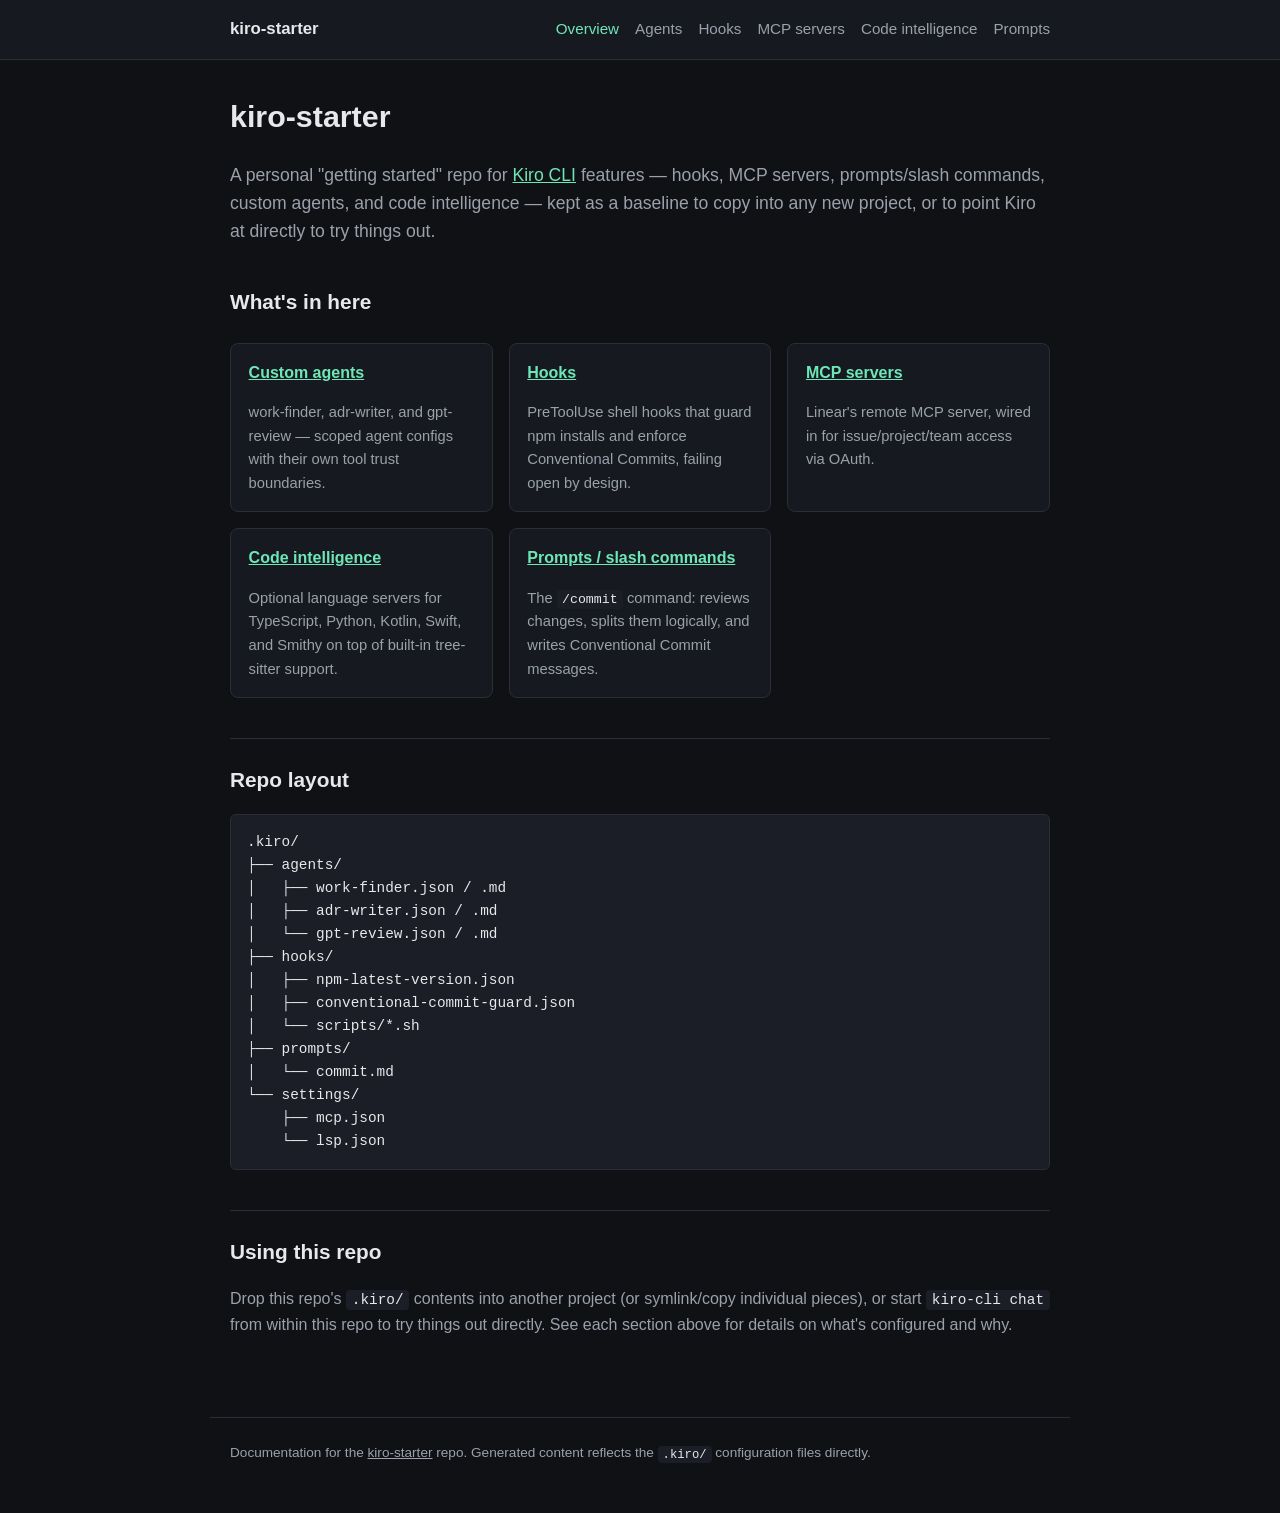
<file: site/index.html>
<!DOCTYPE html>
<html lang="en">
<head>
  <meta charset="UTF-8" />
  <meta name="viewport" content="width=device-width, initial-scale=1.0" />
  <title>kiro-starter</title>
  <link rel="stylesheet" href="styles.css" />
</head>
<body>
  <header>
    <nav>
      <a class="brand" href="index.html">kiro-starter</a>
      <div class="links">
        <a href="index.html" aria-current="page">Overview</a>
        <a href="agents.html">Agents</a>
        <a href="hooks.html">Hooks</a>
        <a href="mcp.html">MCP servers</a>
        <a href="lsp.html">Code intelligence</a>
        <a href="prompts.html">Prompts</a>
      </div>
    </nav>
  </header>

  <main>
    <h1>kiro-starter</h1>
    <p class="lede">
      A personal "getting started" repo for
      <a href="https://kiro.dev" target="_blank" rel="noopener">Kiro CLI</a>
      features — hooks, MCP servers, prompts/slash commands, custom agents,
      and code intelligence — kept as a baseline to copy into any new
      project, or to point Kiro at directly to try things out.
    </p>

    <h2>What's in here</h2>
    <div class="card-grid">
      <div class="card">
        <h3><a href="agents.html">Custom agents</a></h3>
        <p>work-finder, adr-writer, and gpt-review — scoped agent configs with their own tool trust boundaries.</p>
      </div>
      <div class="card">
        <h3><a href="hooks.html">Hooks</a></h3>
        <p>PreToolUse shell hooks that guard npm installs and enforce Conventional Commits, failing open by design.</p>
      </div>
      <div class="card">
        <h3><a href="mcp.html">MCP servers</a></h3>
        <p>Linear's remote MCP server, wired in for issue/project/team access via OAuth.</p>
      </div>
      <div class="card">
        <h3><a href="lsp.html">Code intelligence</a></h3>
        <p>Optional language servers for TypeScript, Python, Kotlin, Swift, and Smithy on top of built-in tree-sitter support.</p>
      </div>
      <div class="card">
        <h3><a href="prompts.html">Prompts / slash commands</a></h3>
        <p>The <code>/commit</code> command: reviews changes, splits them logically, and writes Conventional Commit messages.</p>
      </div>
    </div>

    <h2>Repo layout</h2>
    <pre><code>.kiro/
├── agents/
│   ├── work-finder.json / .md
│   ├── adr-writer.json / .md
│   └── gpt-review.json / .md
├── hooks/
│   ├── npm-latest-version.json
│   ├── conventional-commit-guard.json
│   └── scripts/*.sh
├── prompts/
│   └── commit.md
└── settings/
    ├── mcp.json
    └── lsp.json</code></pre>

    <h2>Using this repo</h2>
    <p>
      Drop this repo's <code>.kiro/</code> contents into another project
      (or symlink/copy individual pieces), or start
      <code>kiro-cli chat</code> from within this repo to try things out
      directly. See each section above for details on what's configured
      and why.
    </p>
  </main>

  <footer>
    Documentation for the
    <a href="https://github.com/ryancormack/kiro-starter" target="_blank" rel="noopener">kiro-starter</a>
    repo. Generated content reflects the <code>.kiro/</code> configuration files directly.
  </footer>
</body>
</html>
</file>
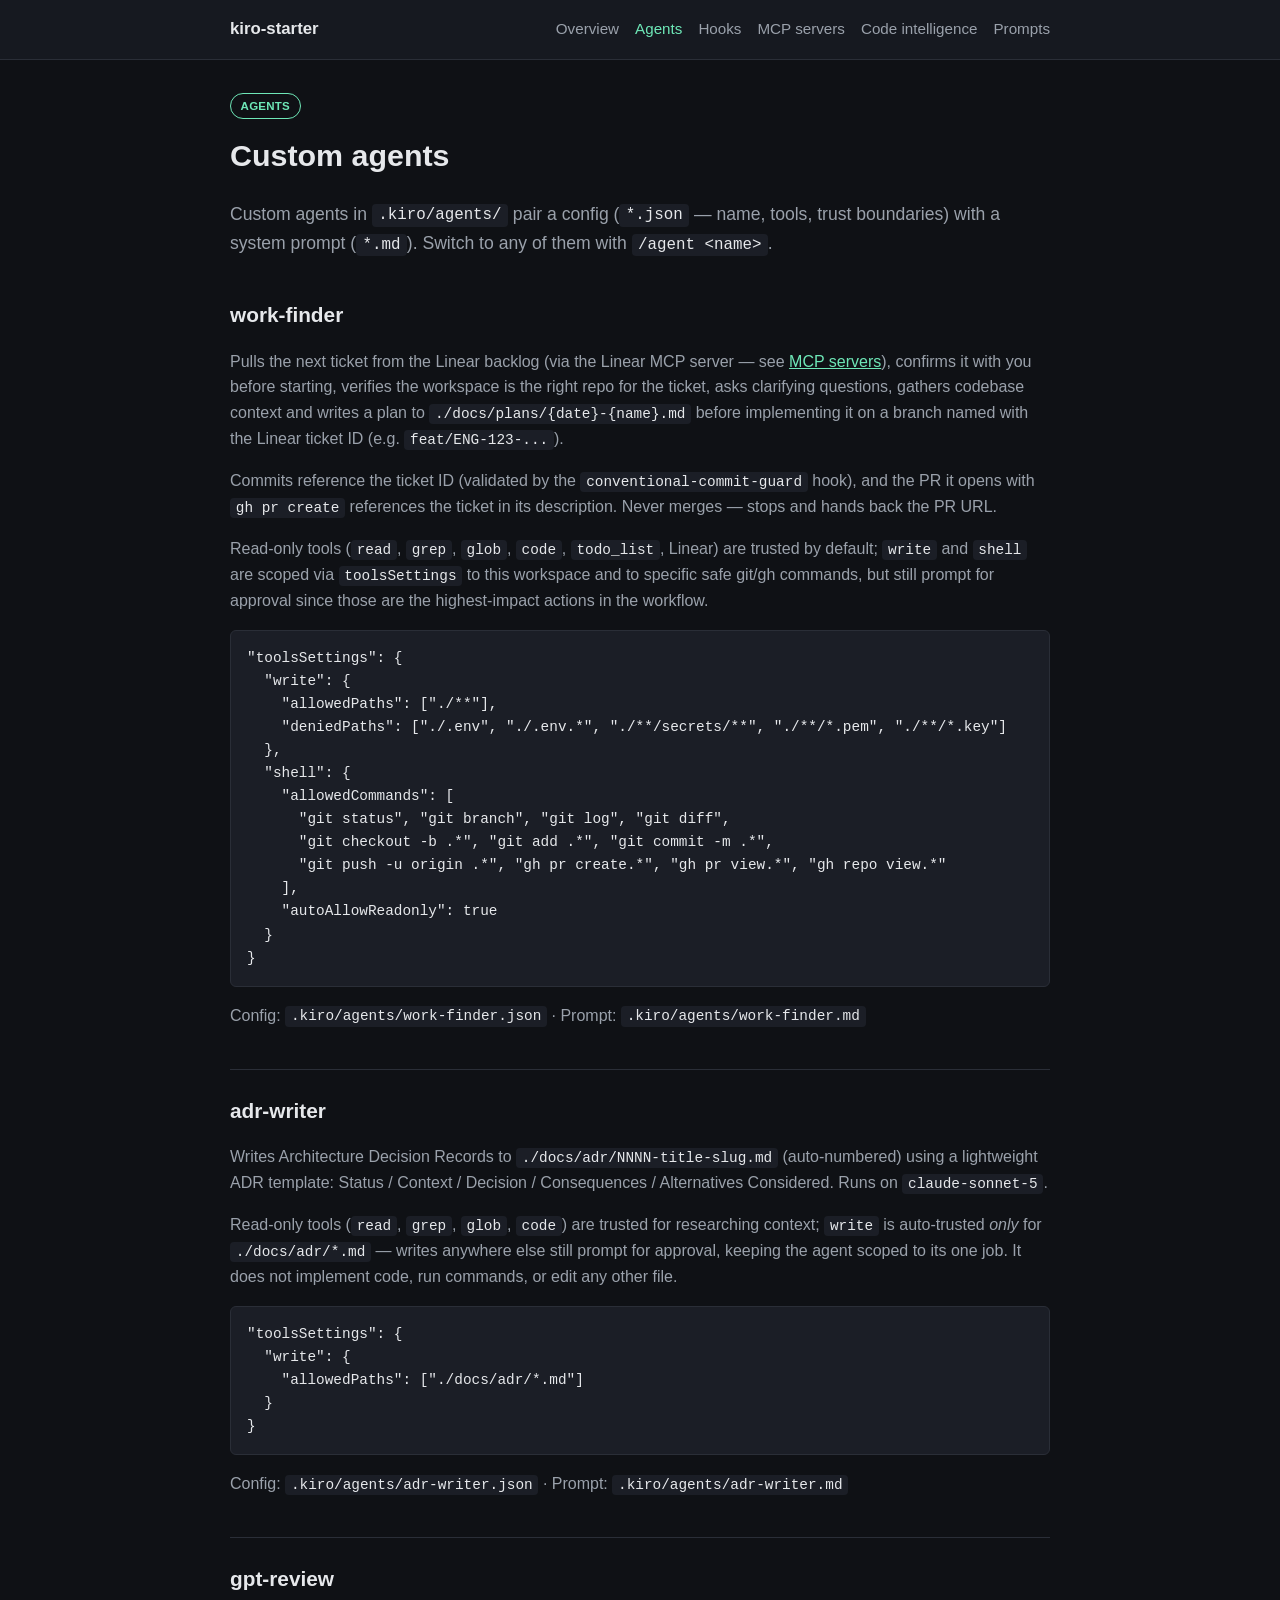
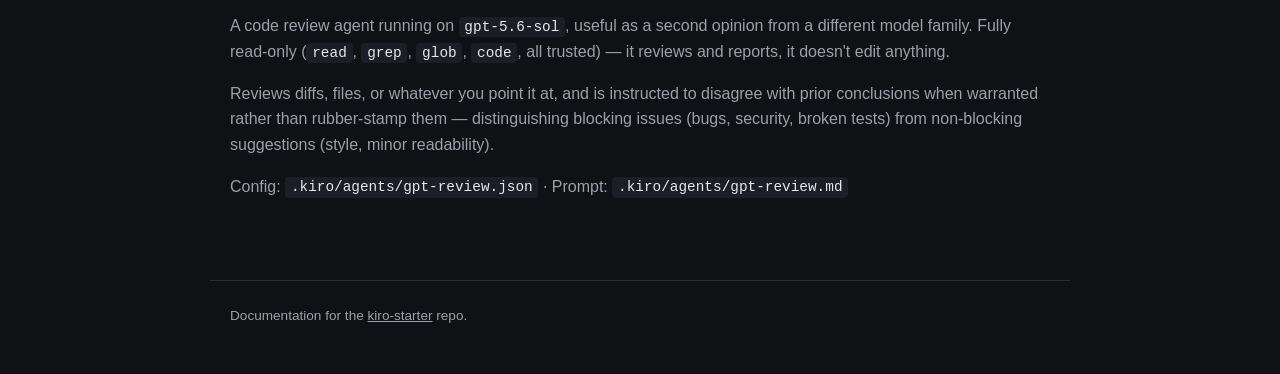
<file: site/agents.html>
<!DOCTYPE html>
<html lang="en">
<head>
  <meta charset="UTF-8" />
  <meta name="viewport" content="width=device-width, initial-scale=1.0" />
  <title>Agents — kiro-starter</title>
  <link rel="stylesheet" href="styles.css" />
</head>
<body>
  <header>
    <nav>
      <a class="brand" href="index.html">kiro-starter</a>
      <div class="links">
        <a href="index.html">Overview</a>
        <a href="agents.html" aria-current="page">Agents</a>
        <a href="hooks.html">Hooks</a>
        <a href="mcp.html">MCP servers</a>
        <a href="lsp.html">Code intelligence</a>
        <a href="prompts.html">Prompts</a>
      </div>
    </nav>
  </header>

  <main>
    <span class="badge">Agents</span>
    <h1>Custom agents</h1>
    <p class="lede">
      Custom agents in <code>.kiro/agents/</code> pair a config
      (<code>*.json</code> — name, tools, trust boundaries) with a system
      prompt (<code>*.md</code>). Switch to any of them with
      <code>/agent &lt;name&gt;</code>.
    </p>

    <h2>work-finder</h2>
    <p>
      Pulls the next ticket from the Linear backlog (via the Linear MCP
      server — see <a href="mcp.html">MCP servers</a>), confirms it with you
      before starting, verifies the workspace is the right repo for the
      ticket, asks clarifying questions, gathers codebase context and
      writes a plan to <code>./docs/plans/{date}-{name}.md</code> before
      implementing it on a branch named with the Linear ticket ID (e.g.
      <code>feat/ENG-123-...</code>).
    </p>
    <p>
      Commits reference the ticket ID (validated by the
      <code>conventional-commit-guard</code> hook), and the PR it opens
      with <code>gh pr create</code> references the ticket in its
      description. Never merges — stops and hands back the PR URL.
    </p>
    <p>
      Read-only tools (<code>read</code>, <code>grep</code>,
      <code>glob</code>, <code>code</code>, <code>todo_list</code>,
      Linear) are trusted by default; <code>write</code> and
      <code>shell</code> are scoped via <code>toolsSettings</code> to this
      workspace and to specific safe git/gh commands, but still prompt for
      approval since those are the highest-impact actions in the workflow.
    </p>
    <pre><code>"toolsSettings": {
  "write": {
    "allowedPaths": ["./**"],
    "deniedPaths": ["./.env", "./.env.*", "./**/secrets/**", "./**/*.pem", "./**/*.key"]
  },
  "shell": {
    "allowedCommands": [
      "git status", "git branch", "git log", "git diff",
      "git checkout -b .*", "git add .*", "git commit -m .*",
      "git push -u origin .*", "gh pr create.*", "gh pr view.*", "gh repo view.*"
    ],
    "autoAllowReadonly": true
  }
}</code></pre>
    <p>Config: <code>.kiro/agents/work-finder.json</code> · Prompt: <code>.kiro/agents/work-finder.md</code></p>

    <h2>adr-writer</h2>
    <p>
      Writes Architecture Decision Records to
      <code>./docs/adr/NNNN-title-slug.md</code> (auto-numbered) using a
      lightweight ADR template: Status / Context / Decision / Consequences
      / Alternatives Considered. Runs on <code>claude-sonnet-5</code>.
    </p>
    <p>
      Read-only tools (<code>read</code>, <code>grep</code>,
      <code>glob</code>, <code>code</code>) are trusted for researching
      context; <code>write</code> is auto-trusted <em>only</em> for
      <code>./docs/adr/*.md</code> — writes anywhere else still prompt for
      approval, keeping the agent scoped to its one job. It does not
      implement code, run commands, or edit any other file.
    </p>
    <pre><code>"toolsSettings": {
  "write": {
    "allowedPaths": ["./docs/adr/*.md"]
  }
}</code></pre>
    <p>Config: <code>.kiro/agents/adr-writer.json</code> · Prompt: <code>.kiro/agents/adr-writer.md</code></p>

    <h2>gpt-review</h2>
    <p>
      A code review agent running on <code>gpt-5.6-sol</code>, useful as a
      second opinion from a different model family. Fully read-only
      (<code>read</code>, <code>grep</code>, <code>glob</code>,
      <code>code</code>, all trusted) — it reviews and reports, it doesn't
      edit anything.
    </p>
    <p>
      Reviews diffs, files, or whatever you point it at, and is instructed
      to disagree with prior conclusions when warranted rather than
      rubber-stamp them — distinguishing blocking issues (bugs, security,
      broken tests) from non-blocking suggestions (style, minor
      readability).
    </p>
    <p>Config: <code>.kiro/agents/gpt-review.json</code> · Prompt: <code>.kiro/agents/gpt-review.md</code></p>
  </main>

  <footer>
    Documentation for the
    <a href="https://github.com/ryancormack/kiro-starter" target="_blank" rel="noopener">kiro-starter</a>
    repo.
  </footer>
</body>
</html>
</file>
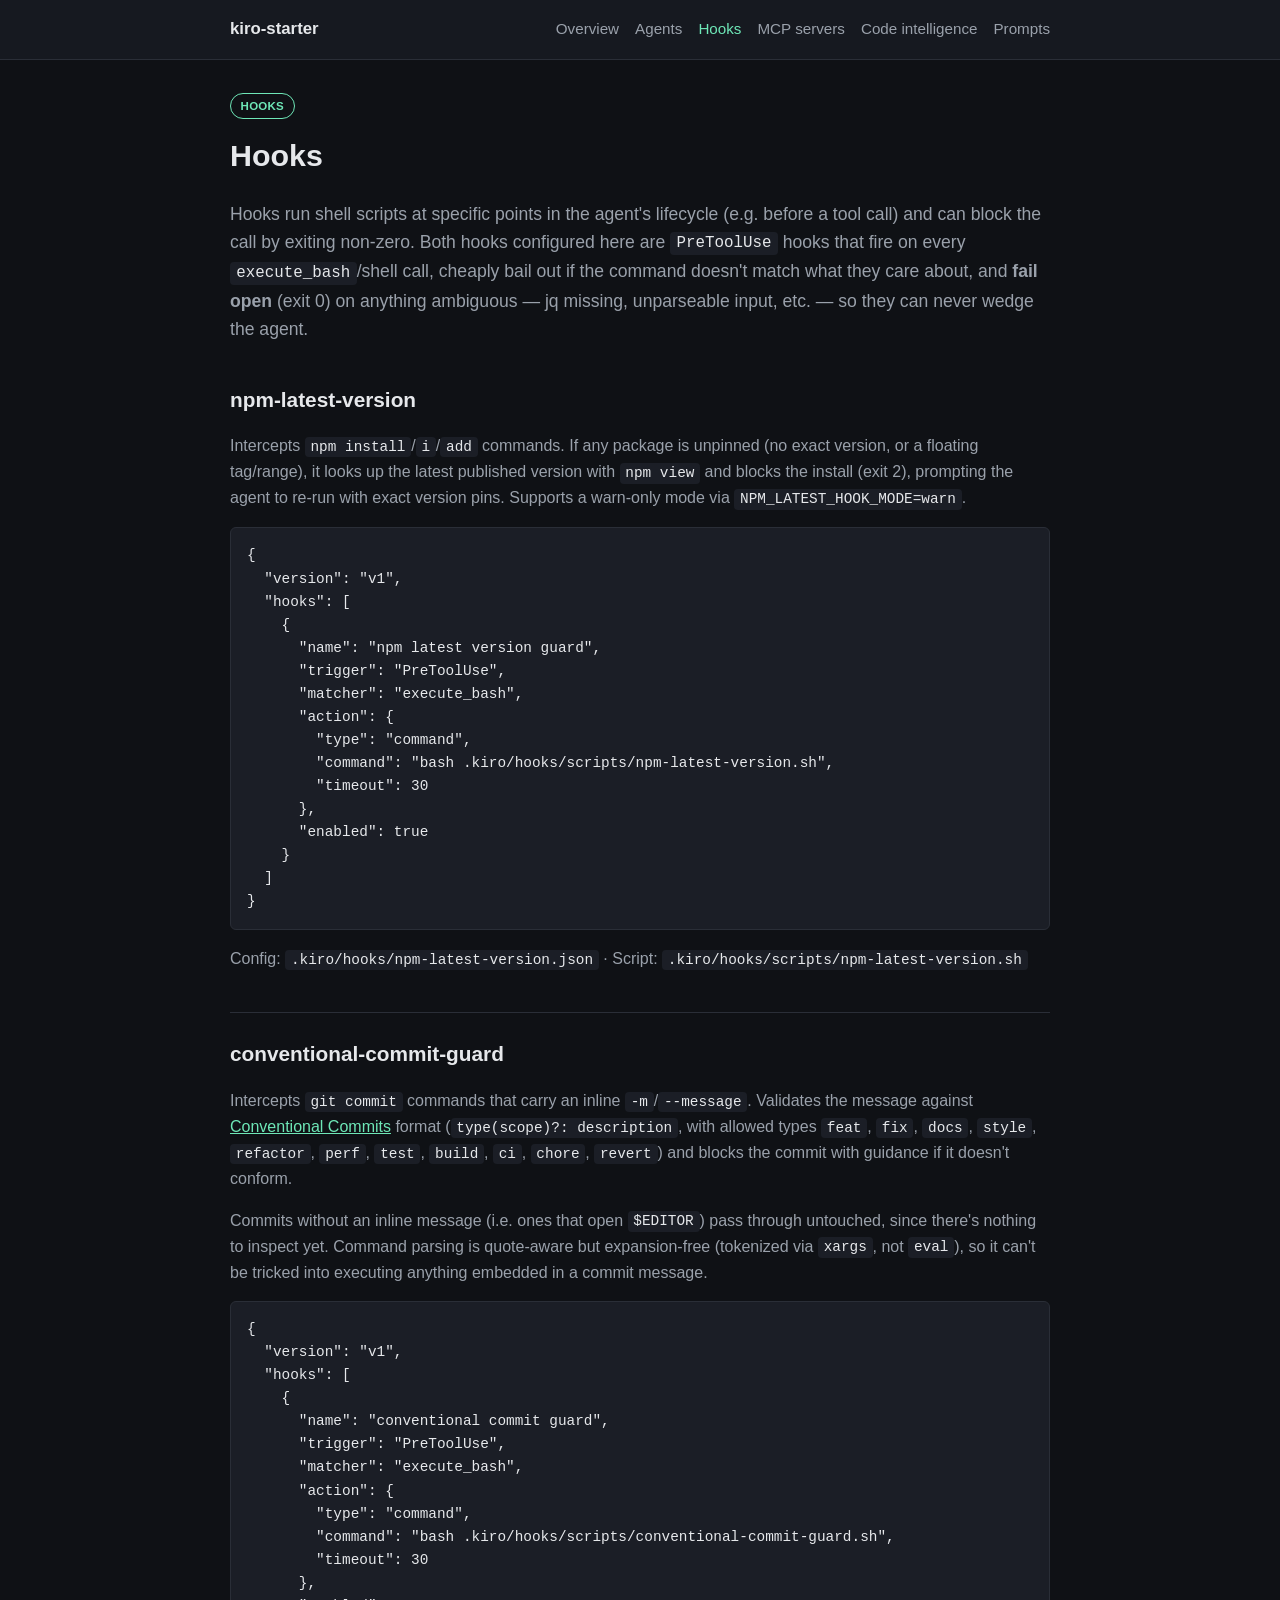
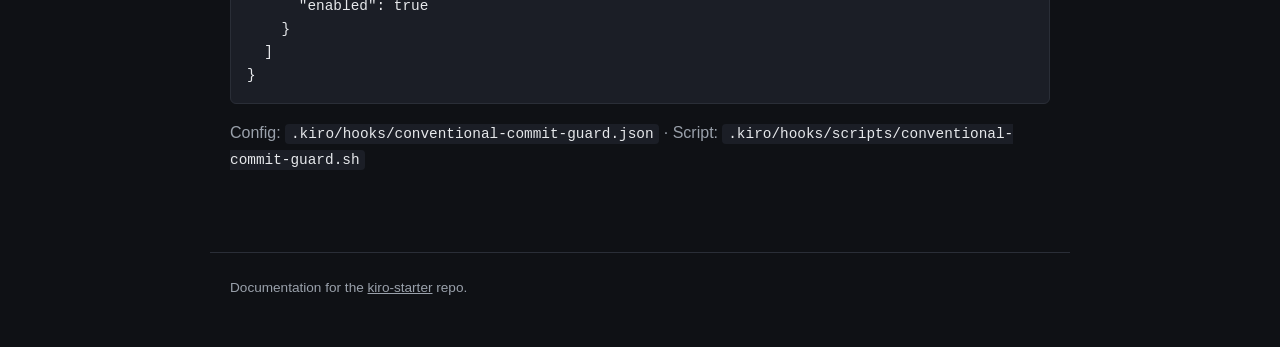
<file: site/hooks.html>
<!DOCTYPE html>
<html lang="en">
<head>
  <meta charset="UTF-8" />
  <meta name="viewport" content="width=device-width, initial-scale=1.0" />
  <title>Hooks — kiro-starter</title>
  <link rel="stylesheet" href="styles.css" />
</head>
<body>
  <header>
    <nav>
      <a class="brand" href="index.html">kiro-starter</a>
      <div class="links">
        <a href="index.html">Overview</a>
        <a href="agents.html">Agents</a>
        <a href="hooks.html" aria-current="page">Hooks</a>
        <a href="mcp.html">MCP servers</a>
        <a href="lsp.html">Code intelligence</a>
        <a href="prompts.html">Prompts</a>
      </div>
    </nav>
  </header>

  <main>
    <span class="badge">Hooks</span>
    <h1>Hooks</h1>
    <p class="lede">
      Hooks run shell scripts at specific points in the agent's lifecycle
      (e.g. before a tool call) and can block the call by exiting non-zero.
      Both hooks configured here are <code>PreToolUse</code> hooks that fire
      on every <code>execute_bash</code>/shell call, cheaply bail out if the
      command doesn't match what they care about, and <strong>fail open</strong>
      (exit 0) on anything ambiguous — jq missing, unparseable input, etc. —
      so they can never wedge the agent.
    </p>

    <h2>npm-latest-version</h2>
    <p>
      Intercepts <code>npm install</code>/<code>i</code>/<code>add</code>
      commands. If any package is unpinned (no exact version, or a floating
      tag/range), it looks up the latest published version with
      <code>npm view</code> and blocks the install (exit 2), prompting the
      agent to re-run with exact version pins. Supports a warn-only mode via
      <code>NPM_LATEST_HOOK_MODE=warn</code>.
    </p>
    <pre><code>{
  "version": "v1",
  "hooks": [
    {
      "name": "npm latest version guard",
      "trigger": "PreToolUse",
      "matcher": "execute_bash",
      "action": {
        "type": "command",
        "command": "bash .kiro/hooks/scripts/npm-latest-version.sh",
        "timeout": 30
      },
      "enabled": true
    }
  ]
}</code></pre>
    <p>Config: <code>.kiro/hooks/npm-latest-version.json</code> · Script: <code>.kiro/hooks/scripts/npm-latest-version.sh</code></p>

    <h2>conventional-commit-guard</h2>
    <p>
      Intercepts <code>git commit</code> commands that carry an inline
      <code>-m</code>/<code>--message</code>. Validates the message against
      <a href="https://www.conventionalcommits.org/" target="_blank" rel="noopener">Conventional Commits</a>
      format (<code>type(scope)?: description</code>, with allowed types
      <code>feat</code>, <code>fix</code>, <code>docs</code>, <code>style</code>,
      <code>refactor</code>, <code>perf</code>, <code>test</code>,
      <code>build</code>, <code>ci</code>, <code>chore</code>,
      <code>revert</code>) and blocks the commit with guidance if it doesn't
      conform.
    </p>
    <p>
      Commits without an inline message (i.e. ones that open
      <code>$EDITOR</code>) pass through untouched, since there's nothing to
      inspect yet. Command parsing is quote-aware but expansion-free
      (tokenized via <code>xargs</code>, not <code>eval</code>), so it can't
      be tricked into executing anything embedded in a commit message.
    </p>
    <pre><code>{
  "version": "v1",
  "hooks": [
    {
      "name": "conventional commit guard",
      "trigger": "PreToolUse",
      "matcher": "execute_bash",
      "action": {
        "type": "command",
        "command": "bash .kiro/hooks/scripts/conventional-commit-guard.sh",
        "timeout": 30
      },
      "enabled": true
    }
  ]
}</code></pre>
    <p>Config: <code>.kiro/hooks/conventional-commit-guard.json</code> · Script: <code>.kiro/hooks/scripts/conventional-commit-guard.sh</code></p>
  </main>

  <footer>
    Documentation for the
    <a href="https://github.com/ryancormack/kiro-starter" target="_blank" rel="noopener">kiro-starter</a>
    repo.
  </footer>
</body>
</html>
</file>
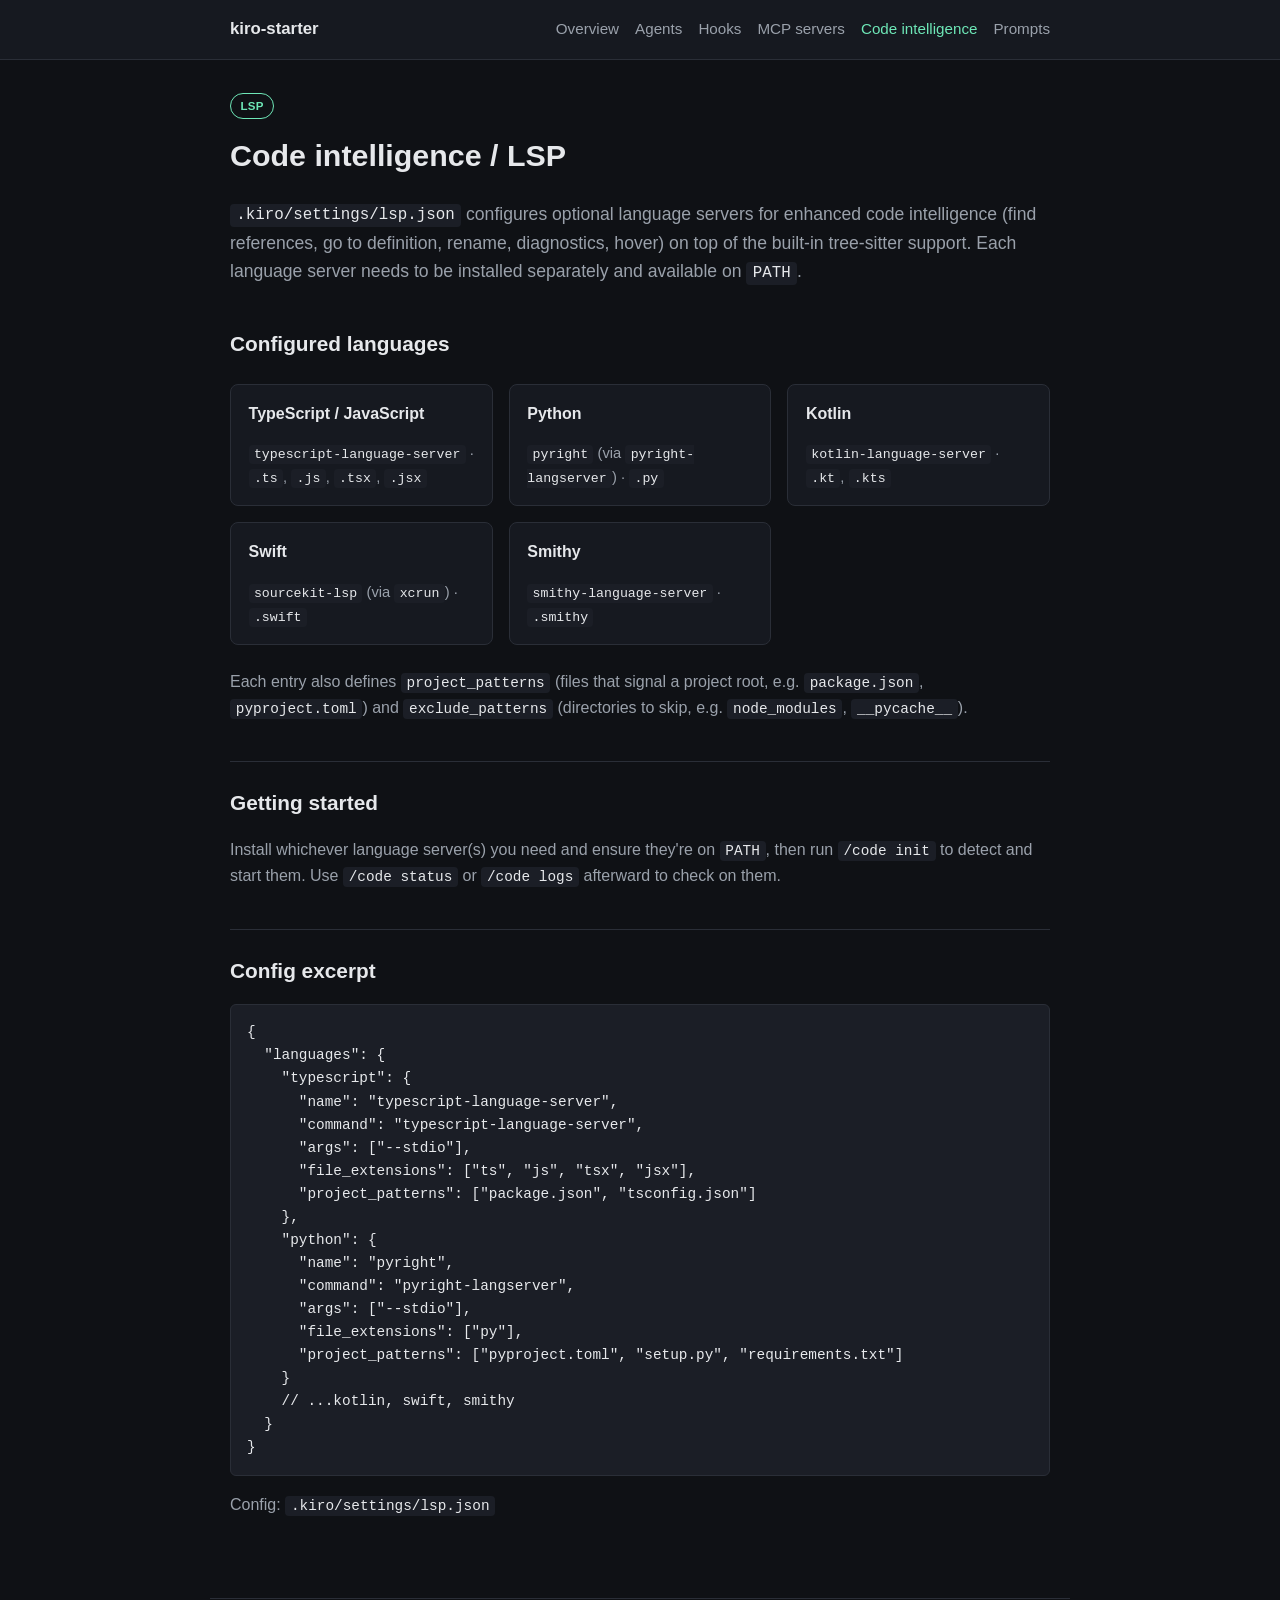
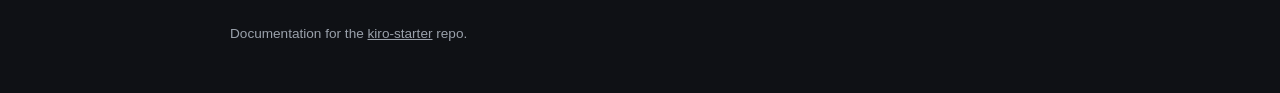
<file: site/lsp.html>
<!DOCTYPE html>
<html lang="en">
<head>
  <meta charset="UTF-8" />
  <meta name="viewport" content="width=device-width, initial-scale=1.0" />
  <title>Code intelligence — kiro-starter</title>
  <link rel="stylesheet" href="styles.css" />
</head>
<body>
  <header>
    <nav>
      <a class="brand" href="index.html">kiro-starter</a>
      <div class="links">
        <a href="index.html">Overview</a>
        <a href="agents.html">Agents</a>
        <a href="hooks.html">Hooks</a>
        <a href="mcp.html">MCP servers</a>
        <a href="lsp.html" aria-current="page">Code intelligence</a>
        <a href="prompts.html">Prompts</a>
      </div>
    </nav>
  </header>

  <main>
    <span class="badge">LSP</span>
    <h1>Code intelligence / LSP</h1>
    <p class="lede">
      <code>.kiro/settings/lsp.json</code> configures optional language
      servers for enhanced code intelligence (find references, go to
      definition, rename, diagnostics, hover) on top of the built-in
      tree-sitter support. Each language server needs to be installed
      separately and available on <code>PATH</code>.
    </p>

    <h2>Configured languages</h2>
    <div class="card-grid">
      <div class="card">
        <h3>TypeScript / JavaScript</h3>
        <p><code>typescript-language-server</code> · <code>.ts</code>, <code>.js</code>, <code>.tsx</code>, <code>.jsx</code></p>
      </div>
      <div class="card">
        <h3>Python</h3>
        <p><code>pyright</code> (via <code>pyright-langserver</code>) · <code>.py</code></p>
      </div>
      <div class="card">
        <h3>Kotlin</h3>
        <p><code>kotlin-language-server</code> · <code>.kt</code>, <code>.kts</code></p>
      </div>
      <div class="card">
        <h3>Swift</h3>
        <p><code>sourcekit-lsp</code> (via <code>xcrun</code>) · <code>.swift</code></p>
      </div>
      <div class="card">
        <h3>Smithy</h3>
        <p><code>smithy-language-server</code> · <code>.smithy</code></p>
      </div>
    </div>

    <p>
      Each entry also defines <code>project_patterns</code> (files that
      signal a project root, e.g. <code>package.json</code>,
      <code>pyproject.toml</code>) and <code>exclude_patterns</code>
      (directories to skip, e.g. <code>node_modules</code>,
      <code>__pycache__</code>).
    </p>

    <h2>Getting started</h2>
    <p>
      Install whichever language server(s) you need and ensure they're on
      <code>PATH</code>, then run <code>/code init</code> to detect and
      start them. Use <code>/code status</code> or <code>/code logs</code>
      afterward to check on them.
    </p>

    <h2>Config excerpt</h2>
    <pre><code>{
  "languages": {
    "typescript": {
      "name": "typescript-language-server",
      "command": "typescript-language-server",
      "args": ["--stdio"],
      "file_extensions": ["ts", "js", "tsx", "jsx"],
      "project_patterns": ["package.json", "tsconfig.json"]
    },
    "python": {
      "name": "pyright",
      "command": "pyright-langserver",
      "args": ["--stdio"],
      "file_extensions": ["py"],
      "project_patterns": ["pyproject.toml", "setup.py", "requirements.txt"]
    }
    // ...kotlin, swift, smithy
  }
}</code></pre>
    <p>Config: <code>.kiro/settings/lsp.json</code></p>
  </main>

  <footer>
    Documentation for the
    <a href="https://github.com/ryancormack/kiro-starter" target="_blank" rel="noopener">kiro-starter</a>
    repo.
  </footer>
</body>
</html>
</file>
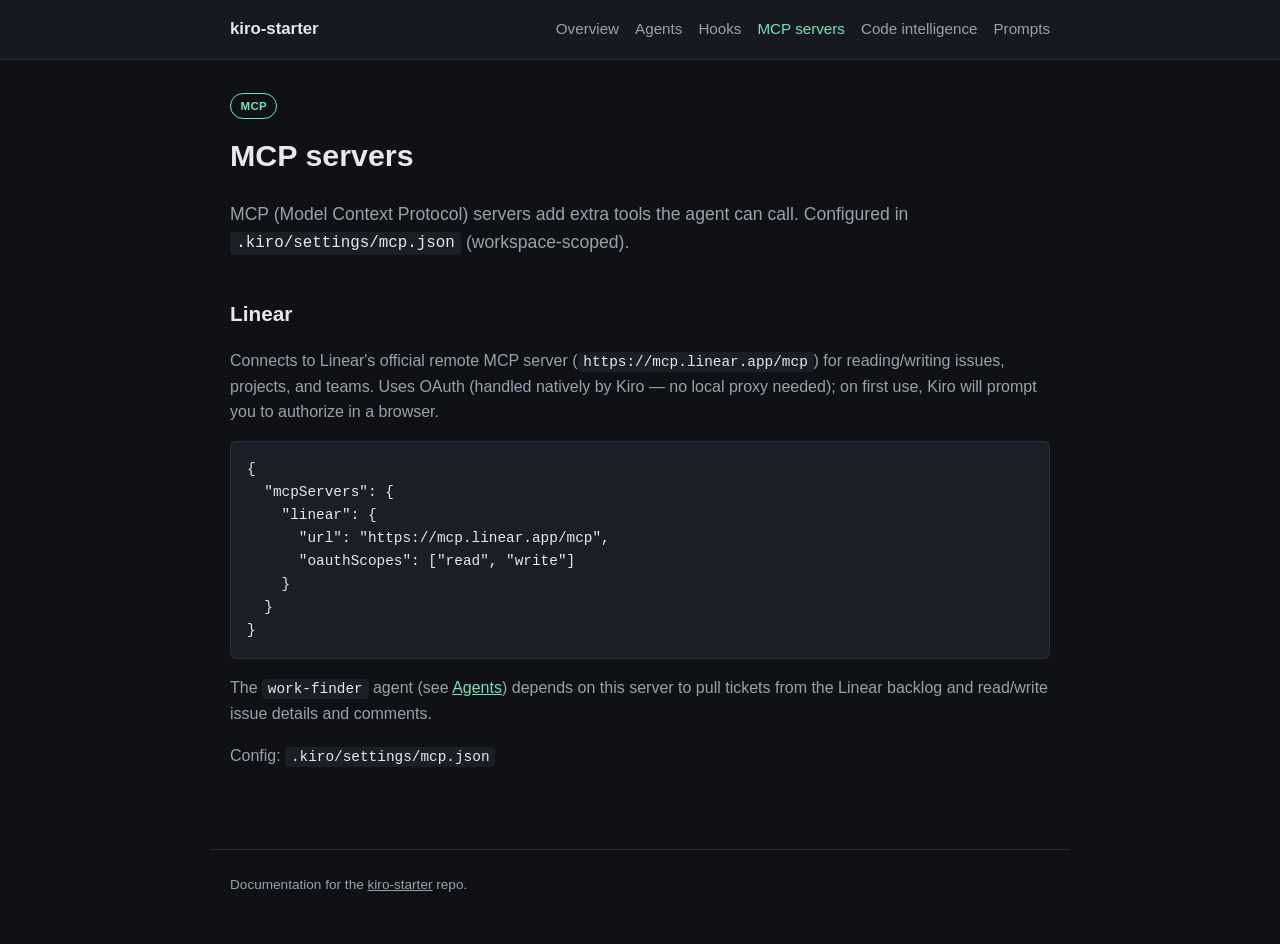
<file: site/mcp.html>
<!DOCTYPE html>
<html lang="en">
<head>
  <meta charset="UTF-8" />
  <meta name="viewport" content="width=device-width, initial-scale=1.0" />
  <title>MCP servers — kiro-starter</title>
  <link rel="stylesheet" href="styles.css" />
</head>
<body>
  <header>
    <nav>
      <a class="brand" href="index.html">kiro-starter</a>
      <div class="links">
        <a href="index.html">Overview</a>
        <a href="agents.html">Agents</a>
        <a href="hooks.html">Hooks</a>
        <a href="mcp.html" aria-current="page">MCP servers</a>
        <a href="lsp.html">Code intelligence</a>
        <a href="prompts.html">Prompts</a>
      </div>
    </nav>
  </header>

  <main>
    <span class="badge">MCP</span>
    <h1>MCP servers</h1>
    <p class="lede">
      MCP (Model Context Protocol) servers add extra tools the agent can
      call. Configured in <code>.kiro/settings/mcp.json</code>
      (workspace-scoped).
    </p>

    <h2>Linear</h2>
    <p>
      Connects to Linear's official remote MCP server
      (<code>https://mcp.linear.app/mcp</code>) for reading/writing issues,
      projects, and teams. Uses OAuth (handled natively by Kiro — no local
      proxy needed); on first use, Kiro will prompt you to authorize in a
      browser.
    </p>
    <pre><code>{
  "mcpServers": {
    "linear": {
      "url": "https://mcp.linear.app/mcp",
      "oauthScopes": ["read", "write"]
    }
  }
}</code></pre>
    <p>
      The <code>work-finder</code> agent (see
      <a href="agents.html">Agents</a>) depends on this server to pull
      tickets from the Linear backlog and read/write issue details and
      comments.
    </p>
    <p>Config: <code>.kiro/settings/mcp.json</code></p>
  </main>

  <footer>
    Documentation for the
    <a href="https://github.com/ryancormack/kiro-starter" target="_blank" rel="noopener">kiro-starter</a>
    repo.
  </footer>
</body>
</html>
</file>
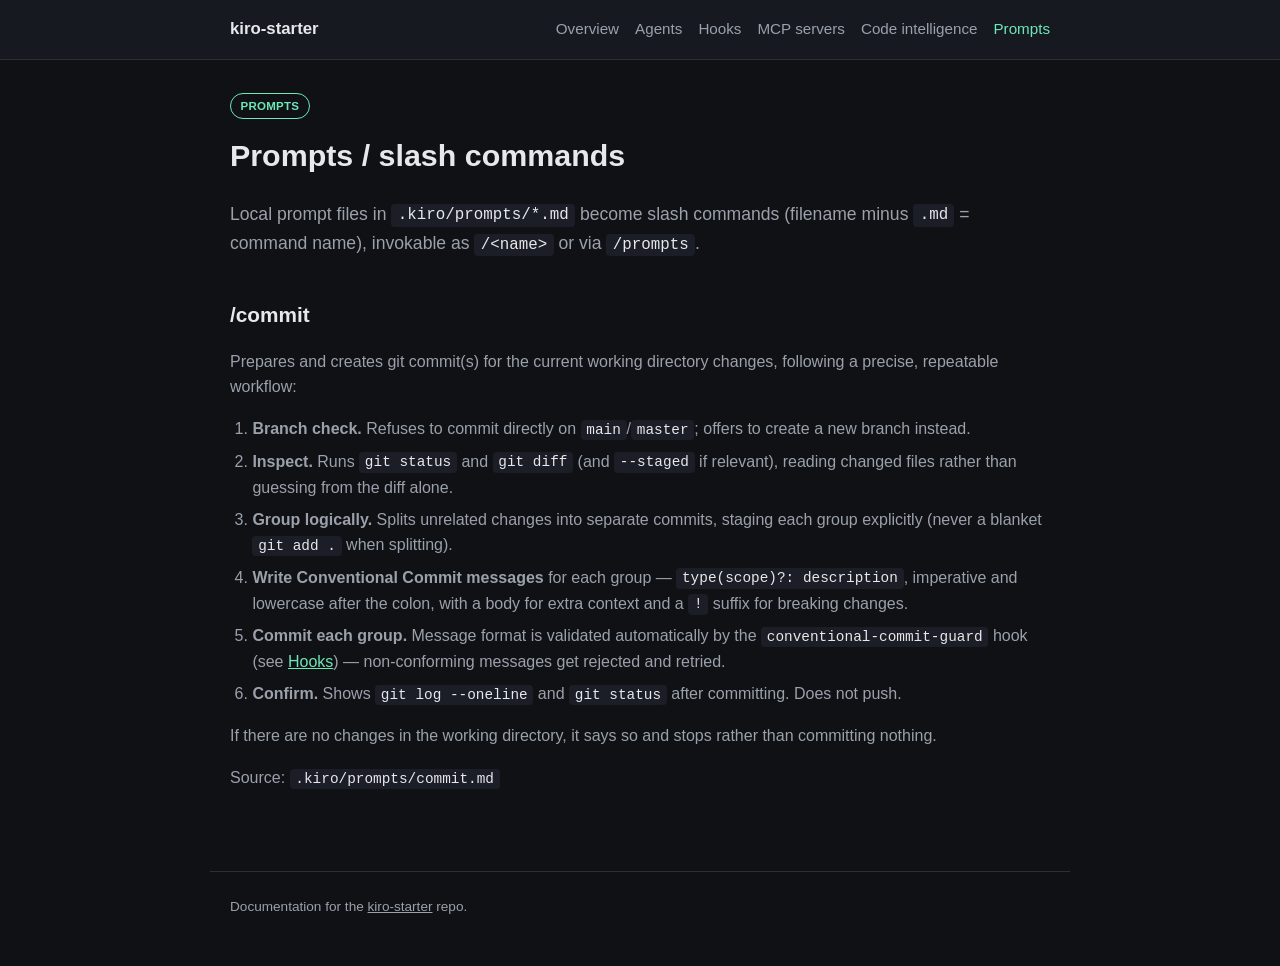
<file: site/prompts.html>
<!DOCTYPE html>
<html lang="en">
<head>
  <meta charset="UTF-8" />
  <meta name="viewport" content="width=device-width, initial-scale=1.0" />
  <title>Prompts — kiro-starter</title>
  <link rel="stylesheet" href="styles.css" />
</head>
<body>
  <header>
    <nav>
      <a class="brand" href="index.html">kiro-starter</a>
      <div class="links">
        <a href="index.html">Overview</a>
        <a href="agents.html">Agents</a>
        <a href="hooks.html">Hooks</a>
        <a href="mcp.html">MCP servers</a>
        <a href="lsp.html">Code intelligence</a>
        <a href="prompts.html" aria-current="page">Prompts</a>
      </div>
    </nav>
  </header>

  <main>
    <span class="badge">Prompts</span>
    <h1>Prompts / slash commands</h1>
    <p class="lede">
      Local prompt files in <code>.kiro/prompts/*.md</code> become slash
      commands (filename minus <code>.md</code> = command name), invokable
      as <code>/&lt;name&gt;</code> or via <code>/prompts</code>.
    </p>

    <h2>/commit</h2>
    <p>
      Prepares and creates git commit(s) for the current working directory
      changes, following a precise, repeatable workflow:
    </p>
    <ol>
      <li><strong>Branch check.</strong> Refuses to commit directly on <code>main</code>/<code>master</code>; offers to create a new branch instead.</li>
      <li><strong>Inspect.</strong> Runs <code>git status</code> and <code>git diff</code> (and <code>--staged</code> if relevant), reading changed files rather than guessing from the diff alone.</li>
      <li><strong>Group logically.</strong> Splits unrelated changes into separate commits, staging each group explicitly (never a blanket <code>git add .</code> when splitting).</li>
      <li><strong>Write Conventional Commit messages</strong> for each group — <code>type(scope)?: description</code>, imperative and lowercase after the colon, with a body for extra context and a <code>!</code> suffix for breaking changes.</li>
      <li><strong>Commit each group.</strong> Message format is validated automatically by the <code>conventional-commit-guard</code> hook (see <a href="hooks.html">Hooks</a>) — non-conforming messages get rejected and retried.</li>
      <li><strong>Confirm.</strong> Shows <code>git log --oneline</code> and <code>git status</code> after committing. Does not push.</li>
    </ol>
    <p>
      If there are no changes in the working directory, it says so and
      stops rather than committing nothing.
    </p>
    <p>Source: <code>.kiro/prompts/commit.md</code></p>
  </main>

  <footer>
    Documentation for the
    <a href="https://github.com/ryancormack/kiro-starter" target="_blank" rel="noopener">kiro-starter</a>
    repo.
  </footer>
</body>
</html>
</file>
<file: site/styles.css>
:root {
  --bg: #0f1115;
  --bg-alt: #161920;
  --fg: #e6e8eb;
  --fg-dim: #9aa1ab;
  --accent: #6ee7b7;
  --border: #2a2e37;
  --code-bg: #1b1e26;
  --max-width: 860px;
}

* {
  box-sizing: border-box;
}

html {
  color-scheme: dark;
}

body {
  margin: 0;
  font-family: -apple-system, BlinkMacSystemFont, "Segoe UI", Roboto, Helvetica, Arial, sans-serif;
  background: var(--bg);
  color: var(--fg);
  line-height: 1.6;
}

header {
  border-bottom: 1px solid var(--border);
  background: var(--bg-alt);
}

header nav {
  max-width: var(--max-width);
  margin: 0 auto;
  padding: 1rem 1.25rem;
  display: flex;
  flex-wrap: wrap;
  align-items: center;
  gap: 1rem 1.5rem;
}

header nav .brand {
  font-weight: 700;
  color: var(--fg);
  text-decoration: none;
  font-size: 1.05rem;
}

header nav .links {
  display: flex;
  flex-wrap: wrap;
  gap: 1rem;
  margin-left: auto;
}

header nav a {
  color: var(--fg-dim);
  text-decoration: none;
  font-size: 0.95rem;
}

header nav a:hover,
header nav a[aria-current="page"] {
  color: var(--accent);
}

main {
  max-width: var(--max-width);
  margin: 0 auto;
  padding: 2rem 1.25rem 4rem;
}

h1 {
  font-size: 1.9rem;
  margin-top: 0;
}

h2 {
  font-size: 1.3rem;
  margin-top: 2.5rem;
  border-top: 1px solid var(--border);
  padding-top: 1.5rem;
}

h2:first-of-type {
  border-top: none;
  padding-top: 0;
}

h3 {
  font-size: 1.05rem;
  margin-top: 1.75rem;
}

p {
  color: var(--fg-dim);
}

a {
  color: var(--accent);
}

.lede {
  font-size: 1.1rem;
  color: var(--fg-dim);
}

code {
  font-family: "SF Mono", Menlo, Consolas, "Liberation Mono", monospace;
  font-size: 0.9em;
  background: var(--code-bg);
  padding: 0.15em 0.4em;
  border-radius: 4px;
  color: var(--fg);
}

pre {
  background: var(--code-bg);
  border: 1px solid var(--border);
  border-radius: 6px;
  padding: 1rem;
  overflow-x: auto;
}

pre code {
  background: none;
  padding: 0;
  white-space: pre;
}

ul,
ol {
  color: var(--fg-dim);
  padding-left: 1.4rem;
}

li {
  margin-bottom: 0.4rem;
}

.card-grid {
  display: grid;
  grid-template-columns: repeat(auto-fit, minmax(220px, 1fr));
  gap: 1rem;
  margin: 1.5rem 0;
}

.card {
  border: 1px solid var(--border);
  border-radius: 8px;
  padding: 1rem 1.1rem;
  background: var(--bg-alt);
}

.card h3 {
  margin-top: 0;
  font-size: 1rem;
}

.card p {
  margin-bottom: 0;
  font-size: 0.92rem;
}

.badge {
  display: inline-block;
  font-size: 0.72rem;
  font-weight: 600;
  letter-spacing: 0.02em;
  text-transform: uppercase;
  color: var(--accent);
  border: 1px solid var(--accent);
  border-radius: 999px;
  padding: 0.15rem 0.6rem;
  margin-bottom: 0.75rem;
}

footer {
  max-width: var(--max-width);
  margin: 0 auto;
  padding: 1.5rem 1.25rem 3rem;
  color: var(--fg-dim);
  font-size: 0.85rem;
  border-top: 1px solid var(--border);
}

footer a {
  color: var(--fg-dim);
}
</file>
